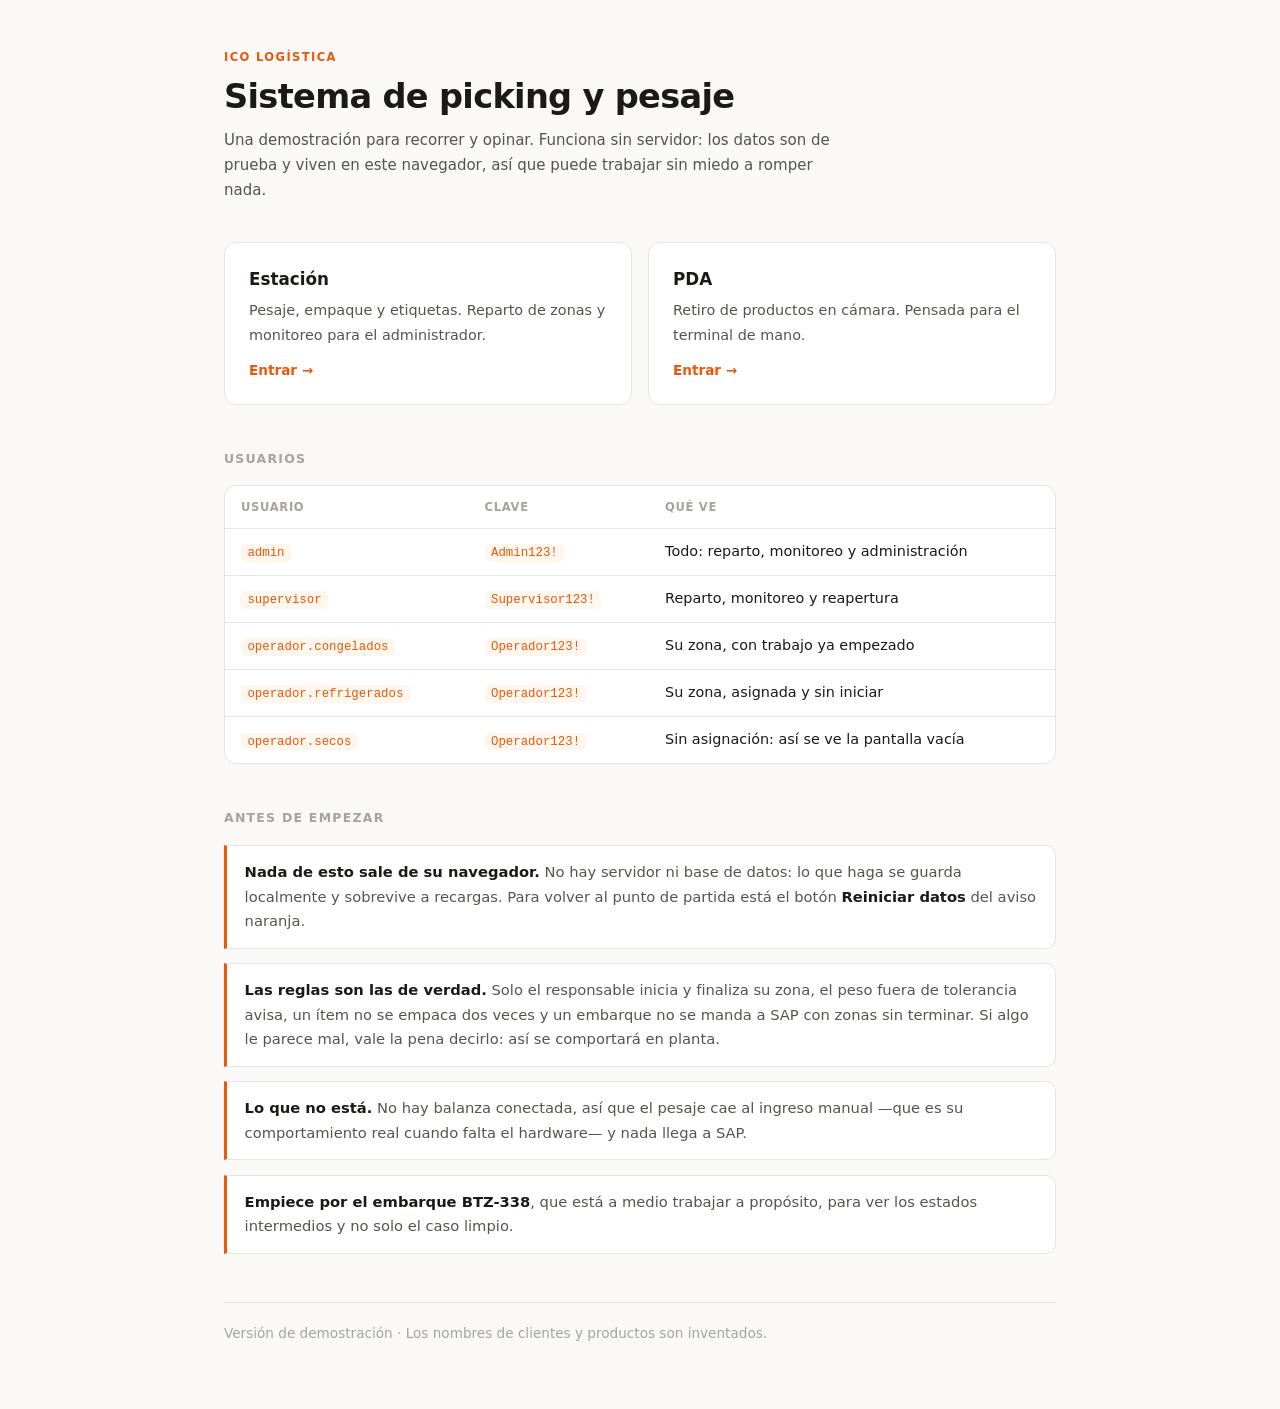
<file: index.html>
<!doctype html>
<html lang="es">
  <head>
    <meta charset="utf-8" />
    <meta name="viewport" content="width=device-width, initial-scale=1" />
    <meta name="robots" content="noindex, nofollow" />
    <link rel="icon" href="favicon.svg" />
    <title>ICO Logística — Demostración</title>
    <style>
      :root {
        color-scheme: light;
        --fondo: #faf9f7;
        --panel: #ffffff;
        --borde: #e7e5e4;
        --texto: #1c1917;
        --suave: #57534e;
        --tenue: #a8a29e;
        --acento: #ea580c;
        --acento-suave: #fff7ed;
      }
      @media (prefers-color-scheme: dark) {
        :root:not([data-theme="light"]) {
          color-scheme: dark;
          --fondo: #1c1917;
          --panel: #262322;
          --borde: #3a3633;
          --texto: #f5f5f4;
          --suave: #d6d3d1;
          --tenue: #8a827c;
          --acento: #fb923c;
          --acento-suave: #2d2019;
        }
      }
      * {
        box-sizing: border-box;
      }
      body {
        margin: 0;
        background: var(--fondo);
        color: var(--texto);
        font: 15px/1.65 system-ui, -apple-system, "Segoe UI", Roboto, sans-serif;
        padding: 48px 20px 64px;
      }
      main {
        max-width: 52rem;
        margin: 0 auto;
      }
      .marca {
        font-size: 0.72rem;
        font-weight: 700;
        letter-spacing: 0.12em;
        color: var(--acento);
        margin: 0 0 0.6rem;
      }
      h1 {
        font-size: clamp(1.6rem, 4vw, 2.1rem);
        line-height: 1.2;
        margin: 0 0 0.7rem;
        letter-spacing: -0.02em;
      }
      .entrada {
        color: var(--suave);
        max-width: 38rem;
        margin: 0 0 2.5rem;
      }
      h2 {
        font-size: 0.78rem;
        font-weight: 700;
        letter-spacing: 0.1em;
        text-transform: uppercase;
        color: var(--tenue);
        margin: 2.75rem 0 1rem;
      }
      .apps {
        display: grid;
        gap: 1rem;
        grid-template-columns: repeat(auto-fit, minmax(15rem, 1fr));
      }
      .app {
        display: block;
        text-decoration: none;
        color: inherit;
        background: var(--panel);
        border: 1px solid var(--borde);
        border-radius: 12px;
        padding: 1.4rem 1.5rem;
        transition: border-color 0.15s, transform 0.15s;
      }
      .app:hover {
        border-color: var(--acento);
        transform: translateY(-2px);
      }
      .app strong {
        display: block;
        font-size: 1.05rem;
        margin-bottom: 0.3rem;
      }
      .app span {
        color: var(--suave);
        font-size: 0.9rem;
      }
      .app em {
        display: block;
        margin-top: 0.7rem;
        color: var(--acento);
        font-style: normal;
        font-weight: 600;
        font-size: 0.85rem;
      }
      .tabla-envoltura {
        overflow-x: auto;
        border: 1px solid var(--borde);
        border-radius: 12px;
        background: var(--panel);
      }
      table {
        border-collapse: collapse;
        width: 100%;
        min-width: 34rem;
        font-size: 0.9rem;
      }
      th,
      td {
        text-align: left;
        padding: 0.7rem 1rem;
        border-bottom: 1px solid var(--borde);
      }
      tbody tr:last-child td {
        border-bottom: 0;
      }
      th {
        font-size: 0.72rem;
        letter-spacing: 0.06em;
        text-transform: uppercase;
        color: var(--tenue);
        font-weight: 600;
      }
      code {
        font-family: ui-monospace, "Cascadia Code", Consolas, monospace;
        font-size: 0.86em;
        background: var(--acento-suave);
        color: var(--acento);
        padding: 0.12rem 0.4rem;
        border-radius: 5px;
      }
      .notas {
        display: grid;
        gap: 0.9rem;
        padding: 0;
        margin: 0;
        list-style: none;
      }
      .notas li {
        background: var(--panel);
        border: 1px solid var(--borde);
        border-left: 3px solid var(--acento);
        border-radius: 0 10px 10px 0;
        padding: 0.9rem 1.1rem;
        color: var(--suave);
        font-size: 0.92rem;
      }
      .notas b {
        color: var(--texto);
      }
      footer {
        margin-top: 3rem;
        padding-top: 1.2rem;
        border-top: 1px solid var(--borde);
        color: var(--tenue);
        font-size: 0.85rem;
      }
    </style>
  </head>
  <body>
    <main>
      <p class="marca">ICO LOGÍSTICA</p>
      <h1>Sistema de picking y pesaje</h1>
      <p class="entrada">
        Una demostración para recorrer y opinar. Funciona sin servidor: los datos son de prueba y viven en este navegador, así que puede trabajar sin
        miedo a romper nada.
      </p>

      <div class="apps">
        <a class="app" href="estacion/">
          <strong>Estación</strong>
          <span>Pesaje, empaque y etiquetas. Reparto de zonas y monitoreo para el administrador.</span>
          <em>Entrar →</em>
        </a>
        <a class="app" href="pda/">
          <strong>PDA</strong>
          <span>Retiro de productos en cámara. Pensada para el terminal de mano.</span>
          <em>Entrar →</em>
        </a>
      </div>

      <h2>Usuarios</h2>
      <div class="tabla-envoltura">
        <table>
          <thead>
            <tr>
              <th>Usuario</th>
              <th>Clave</th>
              <th>Qué ve</th>
            </tr>
          </thead>
          <tbody>
            <tr>
              <td><code>admin</code></td>
              <td><code>Admin123!</code></td>
              <td>Todo: reparto, monitoreo y administración</td>
            </tr>
            <tr>
              <td><code>supervisor</code></td>
              <td><code>Supervisor123!</code></td>
              <td>Reparto, monitoreo y reapertura</td>
            </tr>
            <tr>
              <td><code>operador.congelados</code></td>
              <td><code>Operador123!</code></td>
              <td>Su zona, con trabajo ya empezado</td>
            </tr>
            <tr>
              <td><code>operador.refrigerados</code></td>
              <td><code>Operador123!</code></td>
              <td>Su zona, asignada y sin iniciar</td>
            </tr>
            <tr>
              <td><code>operador.secos</code></td>
              <td><code>Operador123!</code></td>
              <td>Sin asignación: así se ve la pantalla vacía</td>
            </tr>
          </tbody>
        </table>
      </div>

      <h2>Antes de empezar</h2>
      <ul class="notas">
        <li>
          <b>Nada de esto sale de su navegador.</b> No hay servidor ni base de datos: lo que haga se guarda localmente y sobrevive a recargas. Para
          volver al punto de partida está el botón <b>Reiniciar datos</b> del aviso naranja.
        </li>
        <li>
          <b>Las reglas son las de verdad.</b> Solo el responsable inicia y finaliza su zona, el peso fuera de tolerancia avisa, un ítem no se empaca
          dos veces y un embarque no se manda a SAP con zonas sin terminar. Si algo le parece mal, vale la pena decirlo: así se comportará en planta.
        </li>
        <li>
          <b>Lo que no está.</b> No hay balanza conectada, así que el pesaje cae al ingreso manual —que es su comportamiento real cuando falta el
          hardware— y nada llega a SAP.
        </li>
        <li>
          <b>Empiece por el embarque BTZ-338</b>, que está a medio trabajar a propósito, para ver los estados intermedios y no solo el caso limpio.
        </li>
      </ul>

      <footer>Versión de demostración · Los nombres de clientes y productos son inventados.</footer>
    </main>
  </body>
</html>
</file>
